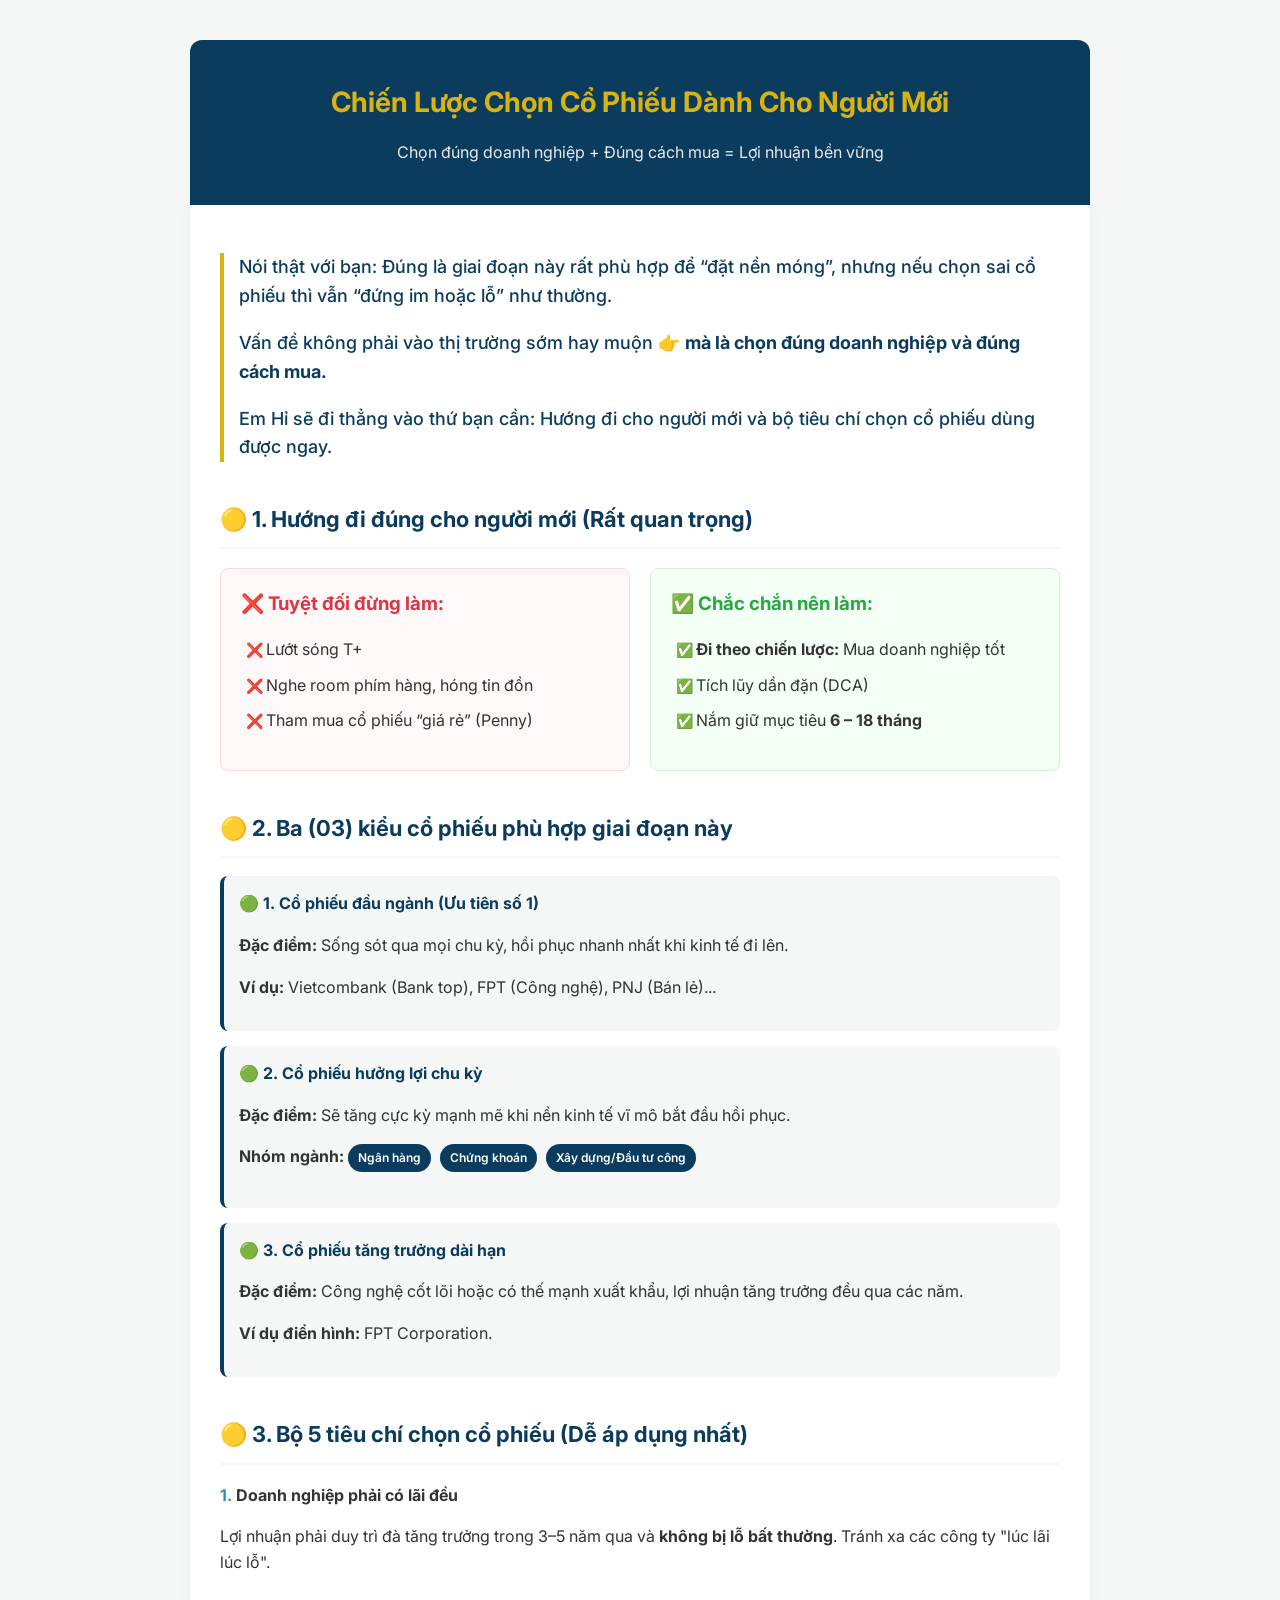
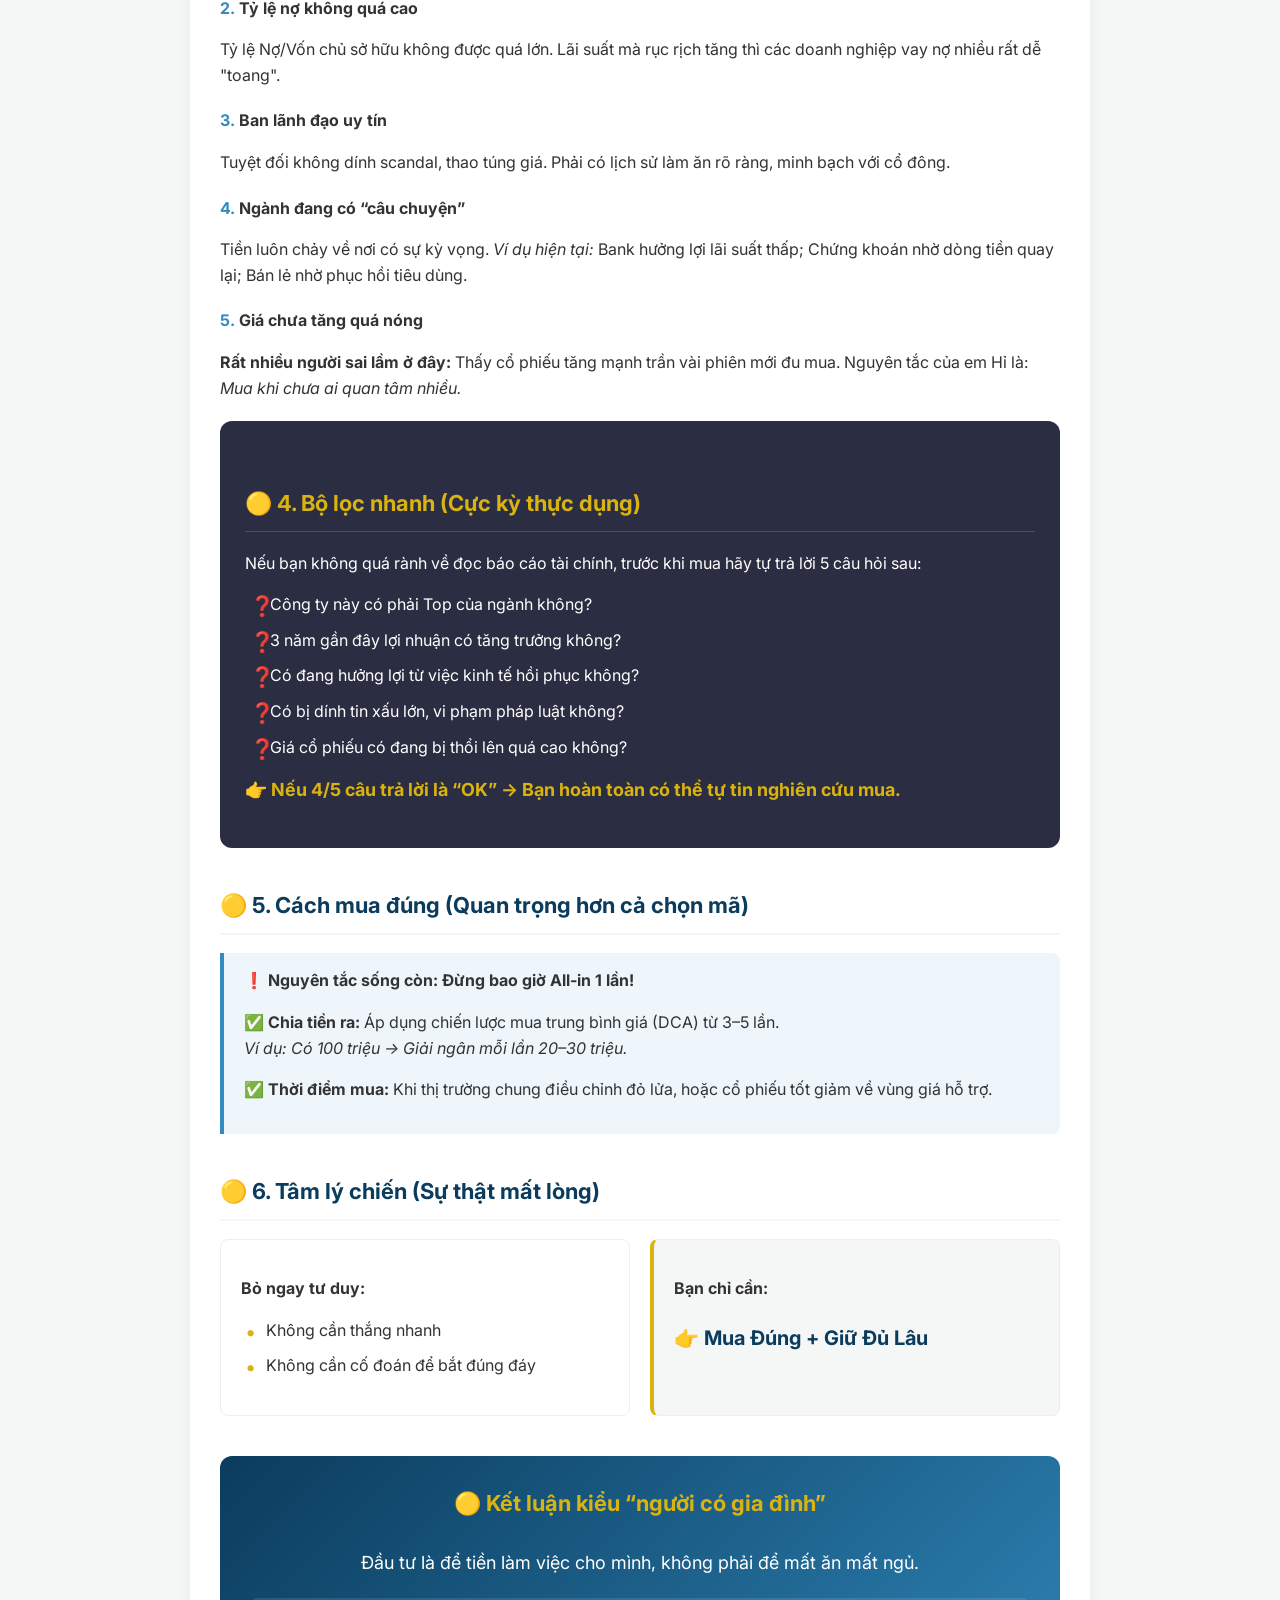
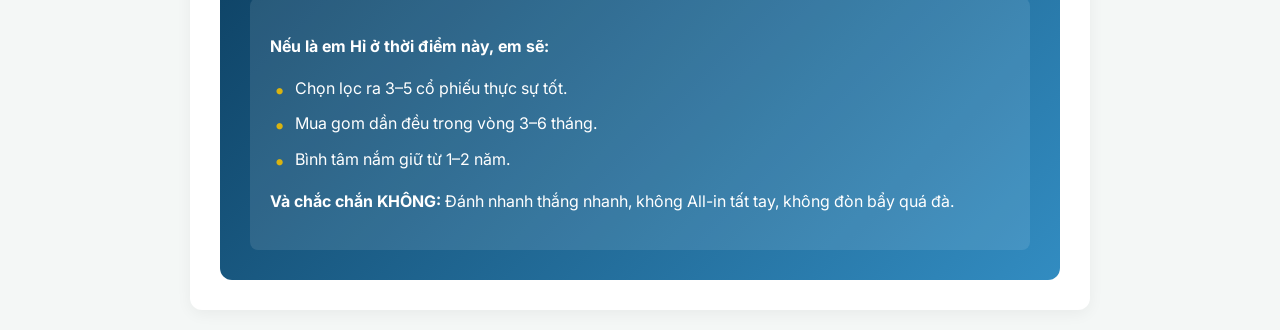
<file: static/chienluoc.html>
<!DOCTYPE html>
<html lang="vi">
<head>
    <meta charset="UTF-8">
    <meta name="viewport" content="width=device-width, initial-scale=1.0">
    <title>Chiến Lược Đầu Tư Chứng Khoán - Đặt Nền Móng Chuẩn</title>
    <link href="https://fonts.googleapis.com/css2?family=Inter:wght@400;500;600;700&display=swap" rel="stylesheet">
    <style>
        :root {
            --primary-color: #0b3c5d; /* Xanh Navy */
            --secondary-color: #328cc1;
            --accent-color: #d9b310; /* Vàng kim */
            --text-dark: #333333;
            --text-light: #666666;
            --bg-light: #f4f7f6;
            --success: #28a745;
            --danger: #dc3545;
        }

        body {
            font-family: 'Inter', sans-serif;
            line-height: 1.6;
            color: var(--text-dark);
            background-color: var(--bg-light);
            margin: 0;
            padding: 0;
        }

        .container {
            max-width: 900px;
            margin: 0 auto;
            padding: 20px;
        }

        header {
            background-color: var(--primary-color);
            color: white;
            padding: 40px 20px;
            text-align: center;
            border-radius: 12px 12px 0 0;
            margin-top: 20px;
        }

        header h1 {
            margin: 0 0 15px 0;
            font-size: 28px;
            color: var(--accent-color);
        }

        header p {
            font-size: 16px;
            margin: 0;
            opacity: 0.9;
        }

        .content-box {
            background: white;
            padding: 30px;
            border-radius: 0 0 12px 12px;
            box-shadow: 0 4px 15px rgba(0,0,0,0.05);
        }

        .intro {
            font-size: 18px;
            font-weight: 500;
            color: var(--primary-color);
            border-left: 4px solid var(--accent-color);
            padding-left: 15px;
            margin-bottom: 30px;
        }

        h2 {
            color: var(--primary-color);
            border-bottom: 2px solid var(--bg-light);
            padding-bottom: 10px;
            margin-top: 40px;
            font-size: 22px;
            display: flex;
            align-items: center;
            gap: 10px;
        }

        .grid-2 {
            display: grid;
            grid-template-columns: 1fr 1fr;
            gap: 20px;
            margin-bottom: 20px;
        }

        .card {
            padding: 20px;
            border-radius: 8px;
            border: 1px solid #eee;
        }

        .card-danger {
            background-color: #fff8f8;
            border-color: #ffd6d6;
        }

        .card-success {
            background-color: #f4fff5;
            border-color: #d3f0d7;
        }

        .card h3 {
            margin-top: 0;
            display: flex;
            align-items: center;
            gap: 8px;
        }

        ul {
            list-style-type: none;
            padding: 0;
        }

        ul li {
            position: relative;
            padding-left: 25px;
            margin-bottom: 10px;
        }

        ul li::before {
            content: "•";
            color: var(--accent-color);
            font-weight: bold;
            font-size: 20px;
            position: absolute;
            left: 5px;
            top: -2px;
        }

        .card-danger ul li::before { content: "❌"; font-size: 14px; top: 2px;}
        .card-success ul li::before { content: "✅"; font-size: 14px; top: 2px;}

        .highlight-box {
            background-color: #eef6fc;
            border-left: 4px solid var(--secondary-color);
            padding: 15px 20px;
            margin: 15px 0;
            border-radius: 0 8px 8px 0;
        }

        .stock-type {
            background: var(--bg-light);
            padding: 15px;
            border-radius: 8px;
            margin-bottom: 15px;
            border-left: 4px solid var(--primary-color);
        }

        .stock-type h4 {
            margin: 0 0 10px 0;
            color: var(--primary-color);
        }

        .criteria-list {
            counter-reset: my-sec-counter;
        }

        .criteria-item {
            margin-bottom: 20px;
        }

        .criteria-item h4 {
            margin: 0 0 5px 0;
            color: var(--text-dark);
        }

        .criteria-item h4::before {
            counter-increment: my-sec-counter;
            content: counter(my-sec-counter) ". ";
            color: var(--secondary-color);
        }

        .tag {
            display: inline-block;
            background: var(--primary-color);
            color: white;
            padding: 4px 10px;
            border-radius: 20px;
            font-size: 12px;
            font-weight: 600;
            margin-right: 5px;
            margin-bottom: 5px;
        }

        .filter-box {
            background: #2b2d42;
            color: white;
            padding: 25px;
            border-radius: 12px;
        }

        .filter-box h2 {
            color: var(--accent-color);
            border-bottom: 1px solid #4a4e69;
        }

        .filter-box ul li::before {
            content: "❓";
        }

        .conclusion {
            background: linear-gradient(135deg, var(--primary-color), var(--secondary-color));
            color: white;
            padding: 30px;
            border-radius: 12px;
            text-align: center;
            margin-top: 40px;
        }

        .conclusion h2 {
            color: var(--accent-color);
            border: none;
            justify-content: center;
            margin-top: 0;
        }

        /* Mobile Responsive */
        @media (max-width: 768px) {
            .grid-2 {
                grid-template-columns: 1fr;
            }
            header h1 {
                font-size: 24px;
            }
        }
    </style>
</head>
<body>

<div class="container">
    <header>
        <h1>Chiến Lược Chọn Cổ Phiếu Dành Cho Người Mới</h1>
        <p>Chọn đúng doanh nghiệp + Đúng cách mua = Lợi nhuận bền vững</p>
    </header>

    <div class="content-box">
        <div class="intro">
            <p>Nói thật với bạn: Đúng là giai đoạn này rất phù hợp để “đặt nền móng”, nhưng nếu chọn sai cổ phiếu thì vẫn “đứng im hoặc lỗ” như thường.</p>
            <p>Vấn đề không phải vào thị trường sớm hay muộn 👉 <strong>mà là chọn đúng doanh nghiệp và đúng cách mua.</strong></p>
            <p>Em Hỉ sẽ đi thẳng vào thứ bạn cần: Hướng đi cho người mới và bộ tiêu chí chọn cổ phiếu dùng được ngay.</p>
        </div>

        <h2>🟡 1. Hướng đi đúng cho người mới (Rất quan trọng)</h2>
        <div class="grid-2">
            <div class="card card-danger">
                <h3 style="color: var(--danger);">❌ Tuyệt đối đừng làm:</h3>
                <ul>
                    <li>Lướt sóng T+</li>
                    <li>Nghe room phím hàng, hóng tin đồn</li>
                    <li>Tham mua cổ phiếu “giá rẻ” (Penny)</li>
                </ul>
            </div>
            <div class="card card-success">
                <h3 style="color: var(--success);">✅ Chắc chắn nên làm:</h3>
                <ul>
                    <li><strong>Đi theo chiến lược:</strong> Mua doanh nghiệp tốt</li>
                    <li>Tích lũy dần đặn (DCA)</li>
                    <li>Nắm giữ mục tiêu <strong>6 – 18 tháng</strong></li>
                </ul>
            </div>
        </div>

        <h2>🟡 2. Ba (03) kiểu cổ phiếu phù hợp giai đoạn này</h2>
        
        <div class="stock-type">
            <h4>🟢 1. Cổ phiếu đầu ngành (Ưu tiên số 1)</h4>
            <p><strong>Đặc điểm:</strong> Sống sót qua mọi chu kỳ, hồi phục nhanh nhất khi kinh tế đi lên.</p>
            <p><strong>Ví dụ:</strong> Vietcombank (Bank top), FPT (Công nghệ), PNJ (Bán lẻ)...</p>
        </div>

        <div class="stock-type">
            <h4>🟢 2. Cổ phiếu hưởng lợi chu kỳ</h4>
            <p><strong>Đặc điểm:</strong> Sẽ tăng cực kỳ mạnh mẽ khi nền kinh tế vĩ mô bắt đầu hồi phục.</p>
            <p><strong>Nhóm ngành:</strong> <span class="tag">Ngân hàng</span> <span class="tag">Chứng khoán</span> <span class="tag">Xây dựng/Đầu tư công</span></p>
        </div>

        <div class="stock-type">
            <h4>🟢 3. Cổ phiếu tăng trưởng dài hạn</h4>
            <p><strong>Đặc điểm:</strong> Công nghệ cốt lõi hoặc có thế mạnh xuất khẩu, lợi nhuận tăng trưởng đều qua các năm.</p>
            <p><strong>Ví dụ điển hình:</strong> FPT Corporation.</p>
        </div>

        <h2>🟡 3. Bộ 5 tiêu chí chọn cổ phiếu (Dễ áp dụng nhất)</h2>
        <div class="criteria-list">
            <div class="criteria-item">
                <h4>Doanh nghiệp phải có lãi đều</h4>
                <p>Lợi nhuận phải duy trì đà tăng trưởng trong 3–5 năm qua và <strong>không bị lỗ bất thường</strong>. Tránh xa các công ty "lúc lãi lúc lỗ".</p>
            </div>
            <div class="criteria-item">
                <h4>Tỷ lệ nợ không quá cao</h4>
                <p>Tỷ lệ Nợ/Vốn chủ sở hữu không được quá lớn. Lãi suất mà rục rịch tăng thì các doanh nghiệp vay nợ nhiều rất dễ "toang".</p>
            </div>
            <div class="criteria-item">
                <h4>Ban lãnh đạo uy tín</h4>
                <p>Tuyệt đối không dính scandal, thao túng giá. Phải có lịch sử làm ăn rõ ràng, minh bạch với cổ đông.</p>
            </div>
            <div class="criteria-item">
                <h4>Ngành đang có “câu chuyện”</h4>
                <p>Tiền luôn chảy về nơi có sự kỳ vọng. <em>Ví dụ hiện tại:</em> Bank hưởng lợi lãi suất thấp; Chứng khoán nhờ dòng tiền quay lại; Bán lẻ nhờ phục hồi tiêu dùng.</p>
            </div>
            <div class="criteria-item">
                <h4>Giá chưa tăng quá nóng</h4>
                <p><strong>Rất nhiều người sai lầm ở đây:</strong> Thấy cổ phiếu tăng mạnh trần vài phiên mới đu mua. Nguyên tắc của em Hỉ là: <em>Mua khi chưa ai quan tâm nhiều.</em></p>
            </div>
        </div>

        <div class="filter-box">
            <h2>🟡 4. Bộ lọc nhanh (Cực kỳ thực dụng)</h2>
            <p>Nếu bạn không quá rành về đọc báo cáo tài chính, trước khi mua hãy tự trả lời 5 câu hỏi sau:</p>
            <ul style="font-size: 16px;">
                <li>Công ty này có phải Top của ngành không?</li>
                <li>3 năm gần đây lợi nhuận có tăng trưởng không?</li>
                <li>Có đang hưởng lợi từ việc kinh tế hồi phục không?</li>
                <li>Có bị dính tin xấu lớn, vi phạm pháp luật không?</li>
                <li>Giá cổ phiếu có đang bị thổi lên quá cao không?</li>
            </ul>
            <p style="color: var(--accent-color); font-weight: bold; margin-top: 15px; font-size: 18px;">👉 Nếu 4/5 câu trả lời là “OK” → Bạn hoàn toàn có thể tự tin nghiên cứu mua.</p>
        </div>

        <h2>🟡 5. Cách mua đúng (Quan trọng hơn cả chọn mã)</h2>
        <div class="highlight-box">
            <strong>❗ Nguyên tắc sống còn: Đừng bao giờ All-in 1 lần!</strong>
            <p>✅ <strong>Chia tiền ra:</strong> Áp dụng chiến lược mua trung bình giá (DCA) từ 3–5 lần. <br>
            <em>Ví dụ: Có 100 triệu → Giải ngân mỗi lần 20–30 triệu.</em></p>
            <p>✅ <strong>Thời điểm mua:</strong> Khi thị trường chung điều chỉnh đỏ lửa, hoặc cổ phiếu tốt giảm về vùng giá hỗ trợ.</p>
        </div>

        <h2>🟡 6. Tâm lý chiến (Sự thật mất lòng)</h2>
        <div class="grid-2">
            <div class="card">
                <p><strong>Bỏ ngay tư duy:</strong></p>
                <ul>
                    <li>Không cần thắng nhanh</li>
                    <li>Không cần cố đoán để bắt đúng đáy</li>
                </ul>
            </div>
            <div class="card" style="background: var(--bg-light); border-left: 4px solid var(--accent-color);">
                <p><strong>Bạn chỉ cần:</strong></p>
                <p style="font-size: 20px; font-weight: bold; color: var(--primary-color);">👉 Mua Đúng + Giữ Đủ Lâu</p>
            </div>
        </div>

        <div class="conclusion">
            <h2>🟡 Kết luận kiểu “người có gia đình”</h2>
            <p style="font-size: 18px;">Đầu tư là để tiền làm việc cho mình, không phải để mất ăn mất ngủ.</p>
            <div style="background: rgba(255,255,255,0.1); padding: 20px; border-radius: 8px; margin-top: 20px; text-align: left;">
                <p><strong>Nếu là em Hỉ ở thời điểm này, em sẽ:</strong></p>
                <ul style="color: white;">
                    <li>Chọn lọc ra 3–5 cổ phiếu thực sự tốt.</li>
                    <li>Mua gom dần đều trong vòng 3–6 tháng.</li>
                    <li>Bình tâm nắm giữ từ 1–2 năm.</li>
                </ul>
                <p style="margin-top: 15px;"><strong>Và chắc chắn KHÔNG:</strong> Đánh nhanh thắng nhanh, không All-in tất tay, không đòn bẩy quá đà.</p>
            </div>
        </div>

    </div>
</div>

</body>
</html>
</file>
